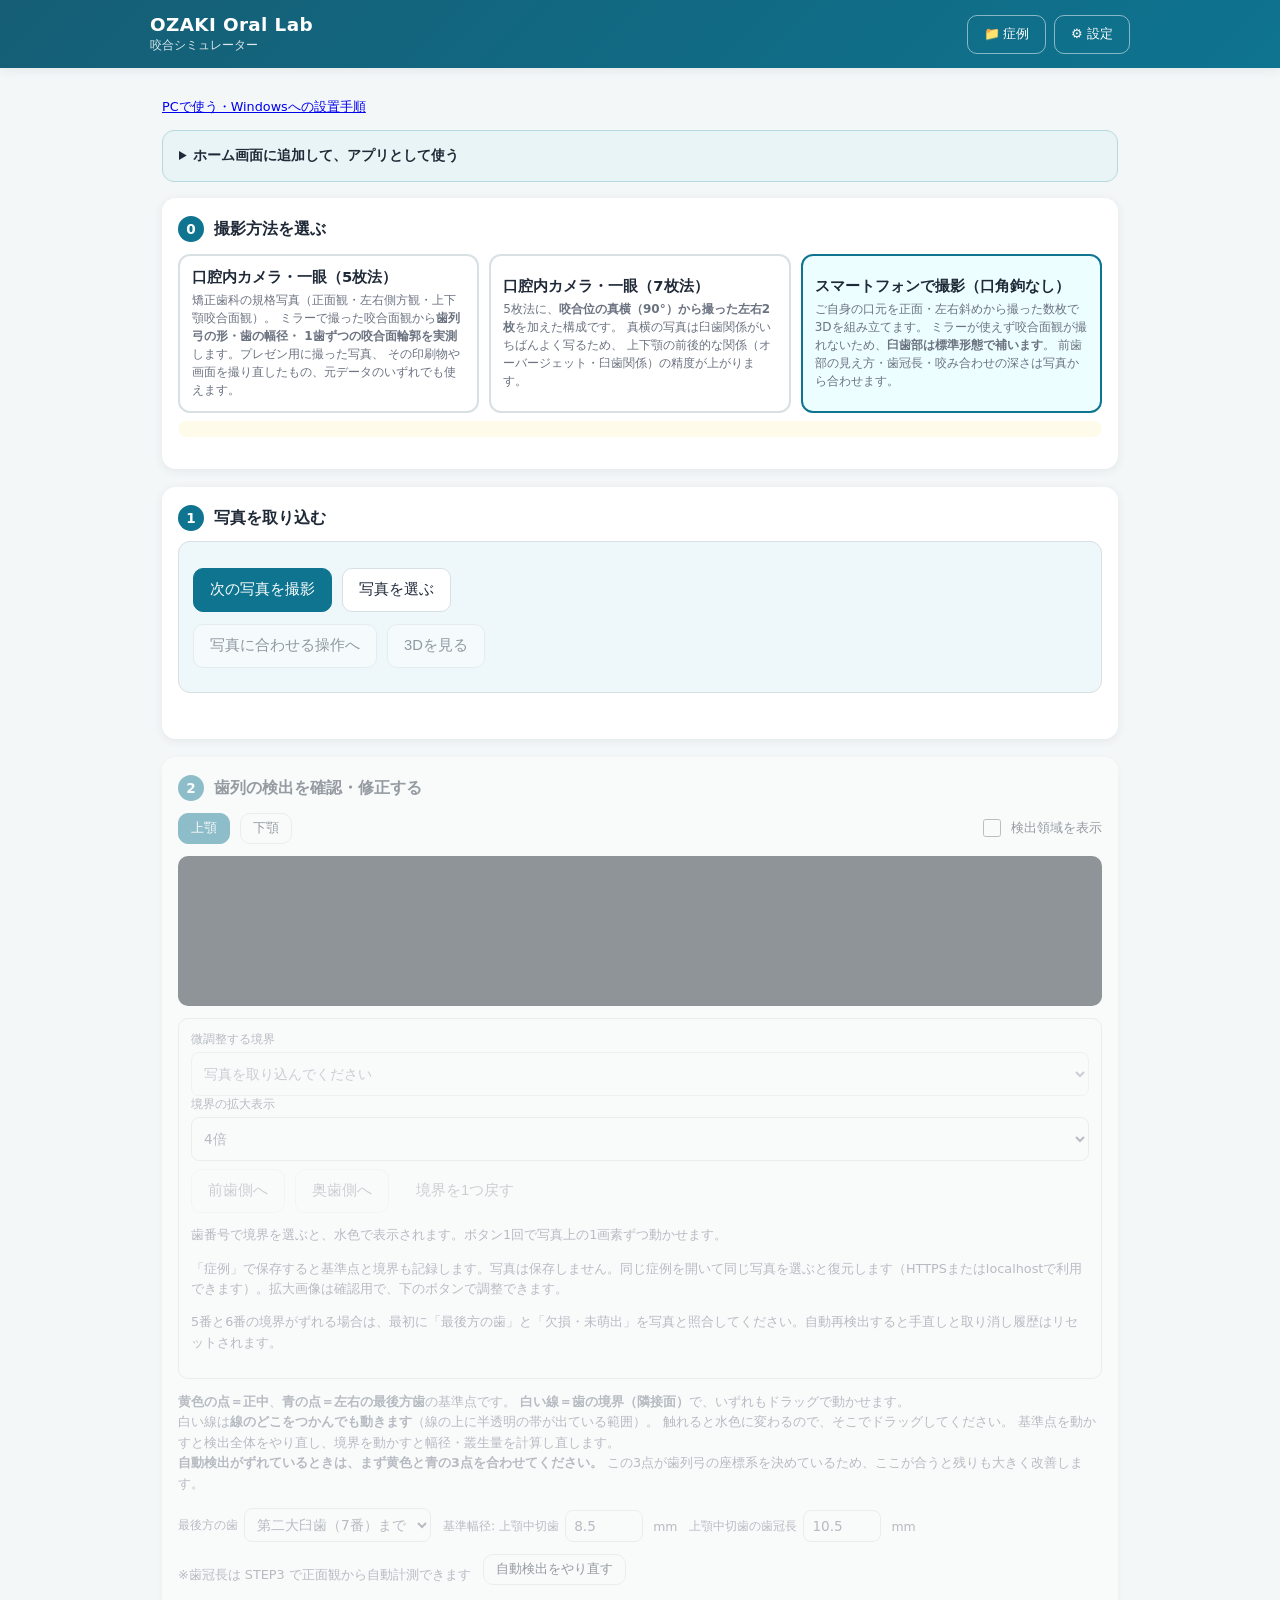
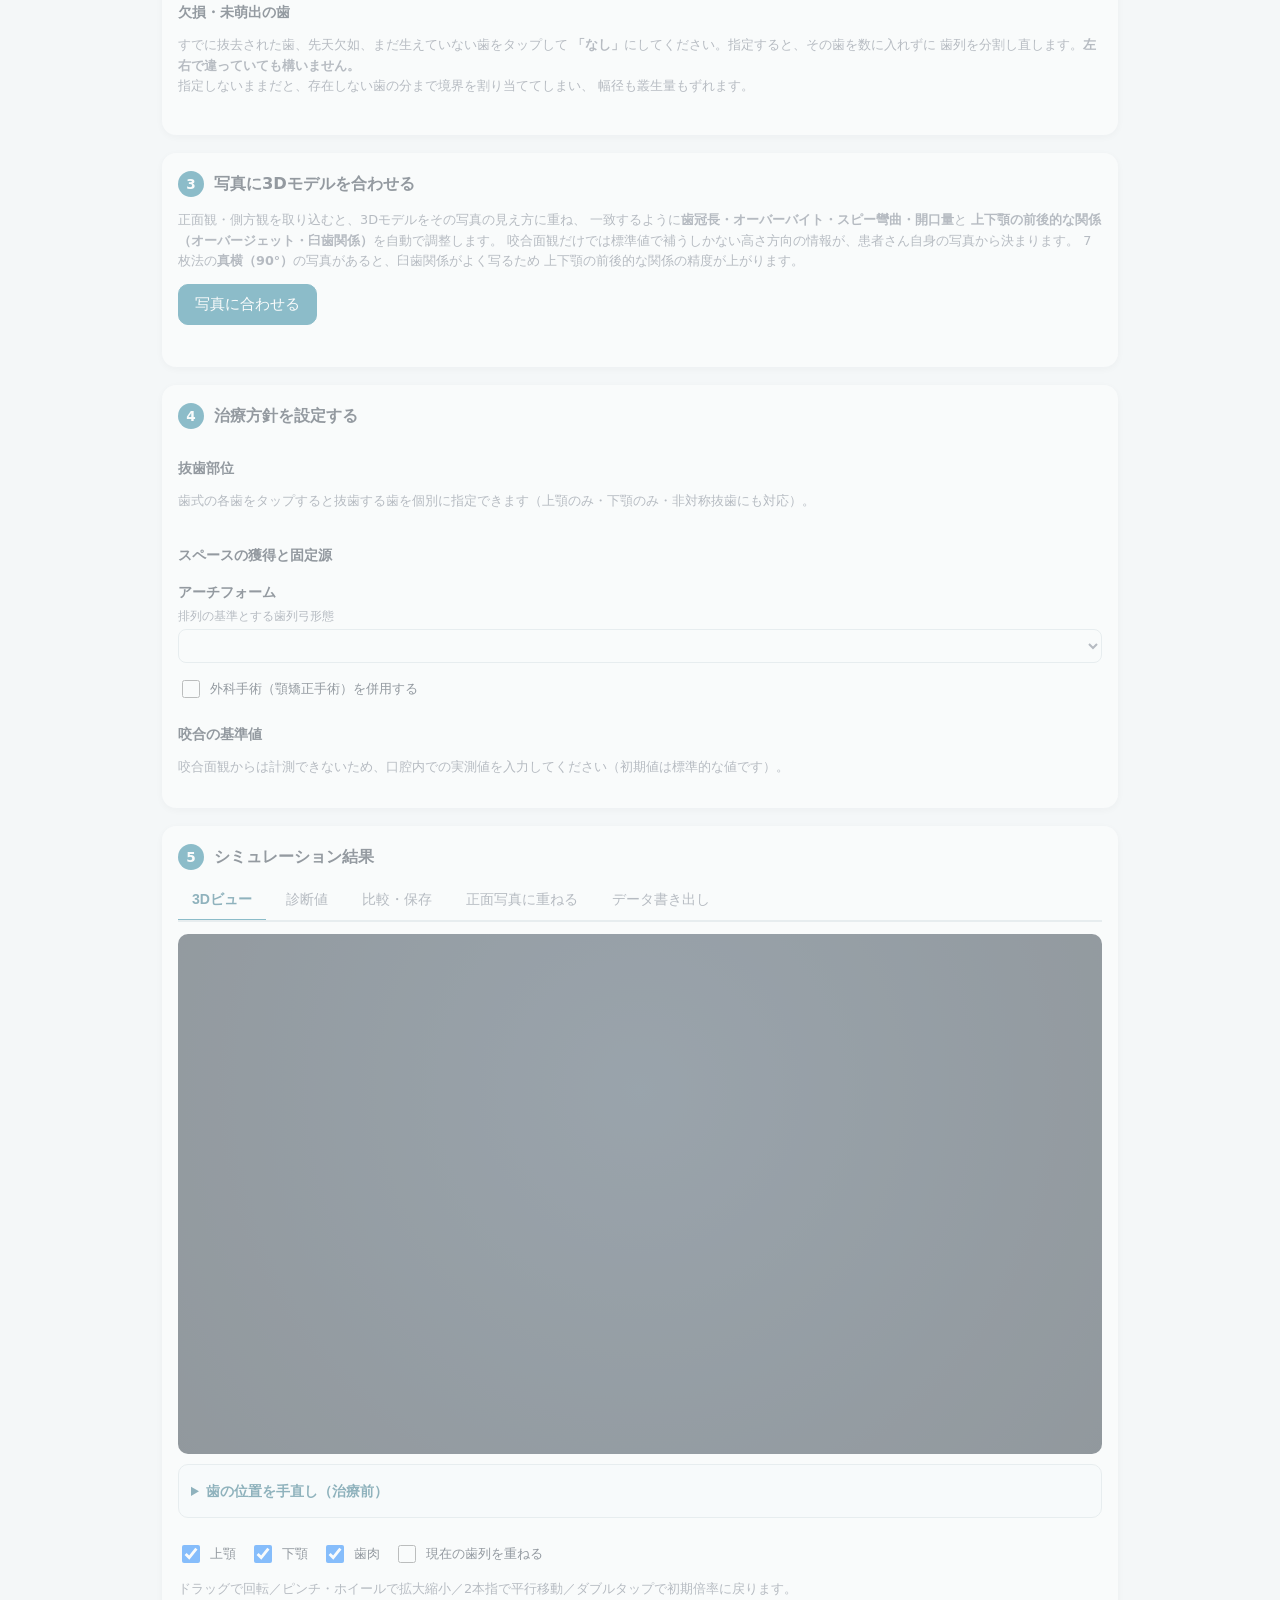
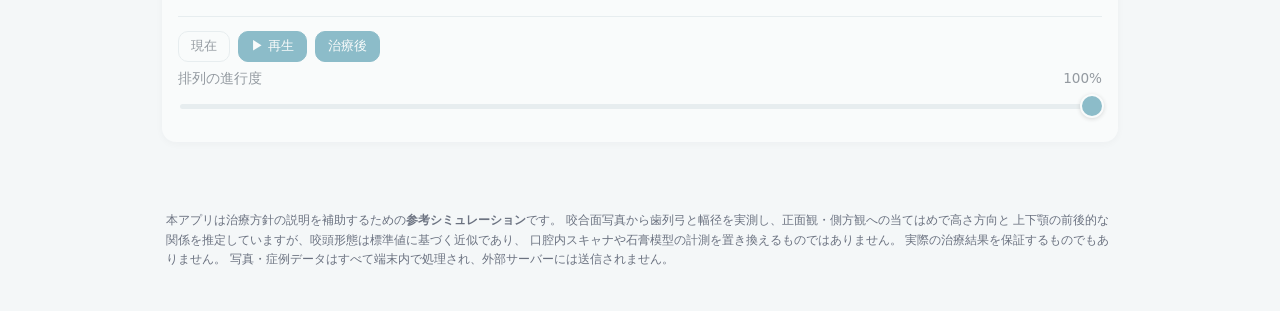
<file: index.html>
<!doctype html><html lang="ja"><meta charset="utf-8"><meta name="robots" content="noindex,nofollow"><meta http-equiv="refresh" content="0;url=./oral-simulator/"><title>OZAKI Oral Lab | 咬合シミュレーター</title><a href="./oral-simulator/">咬合シミュレーターを開く</a></html>
</file>
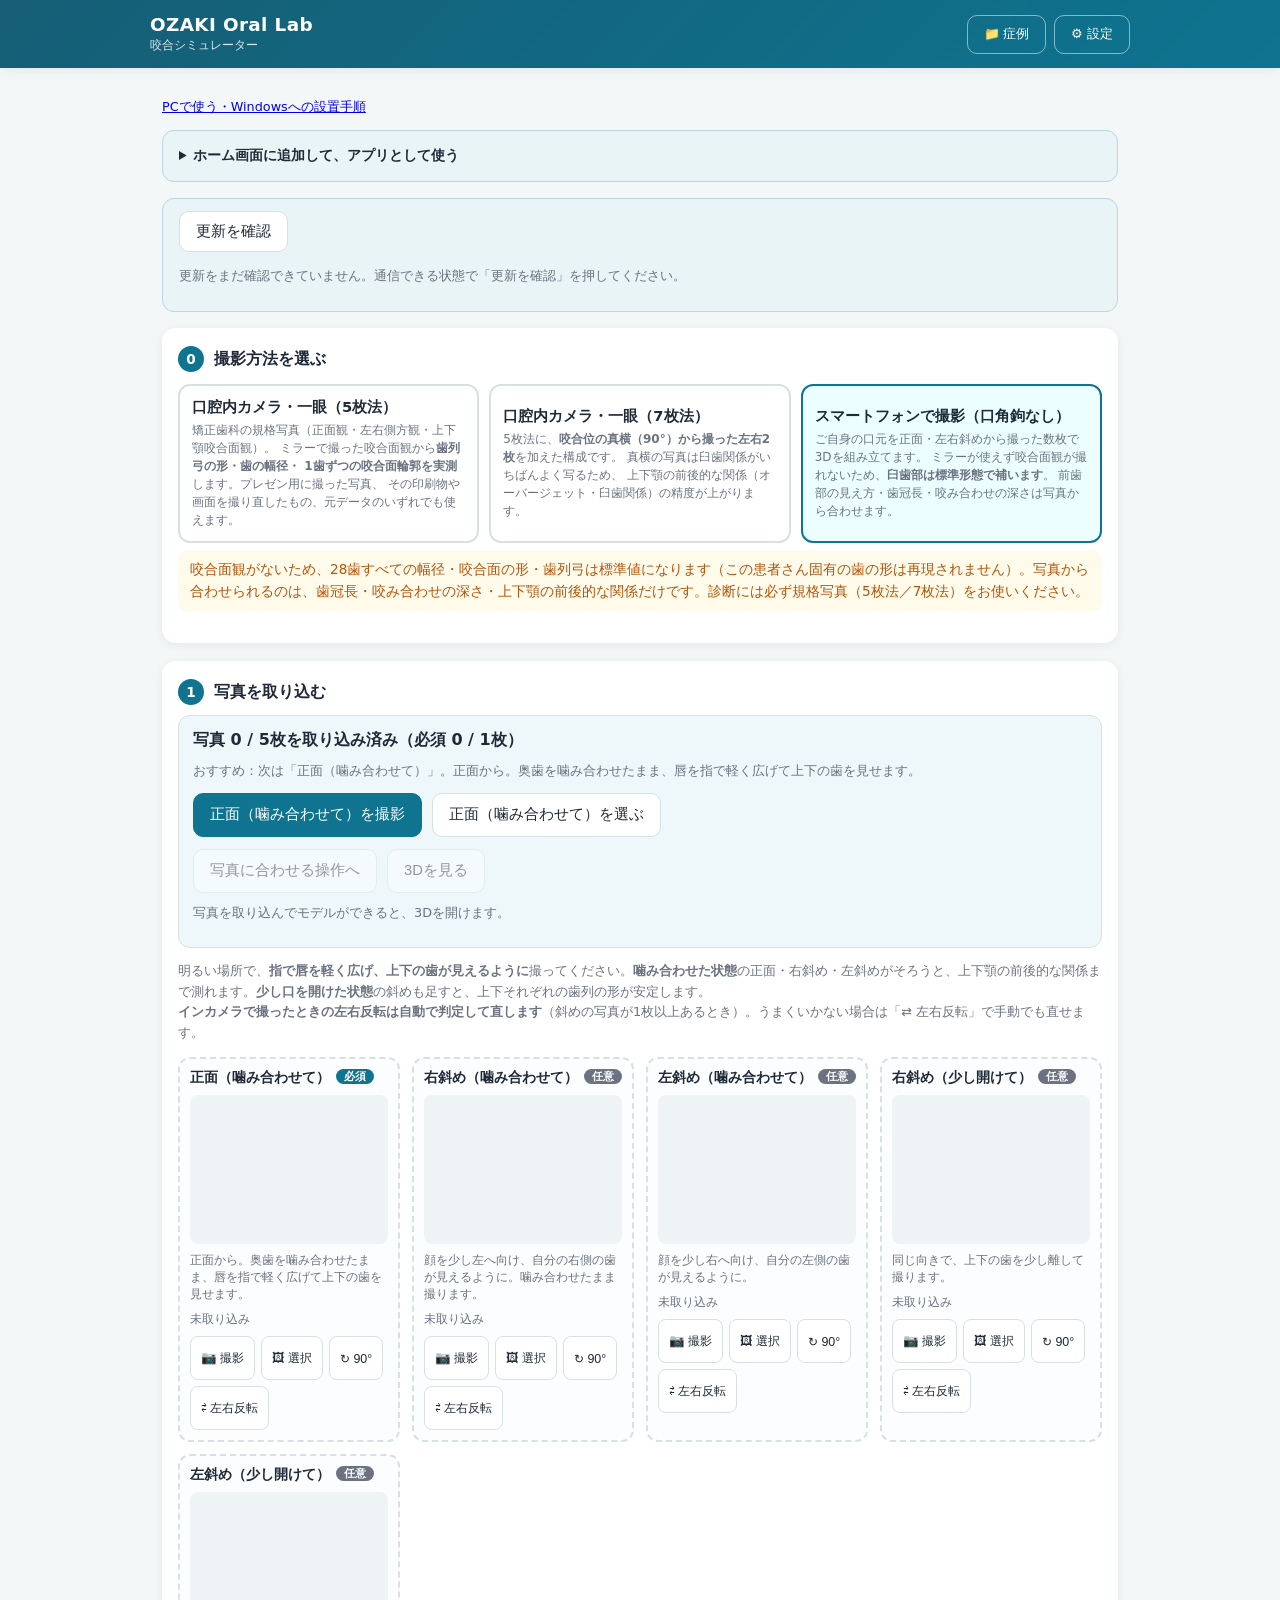
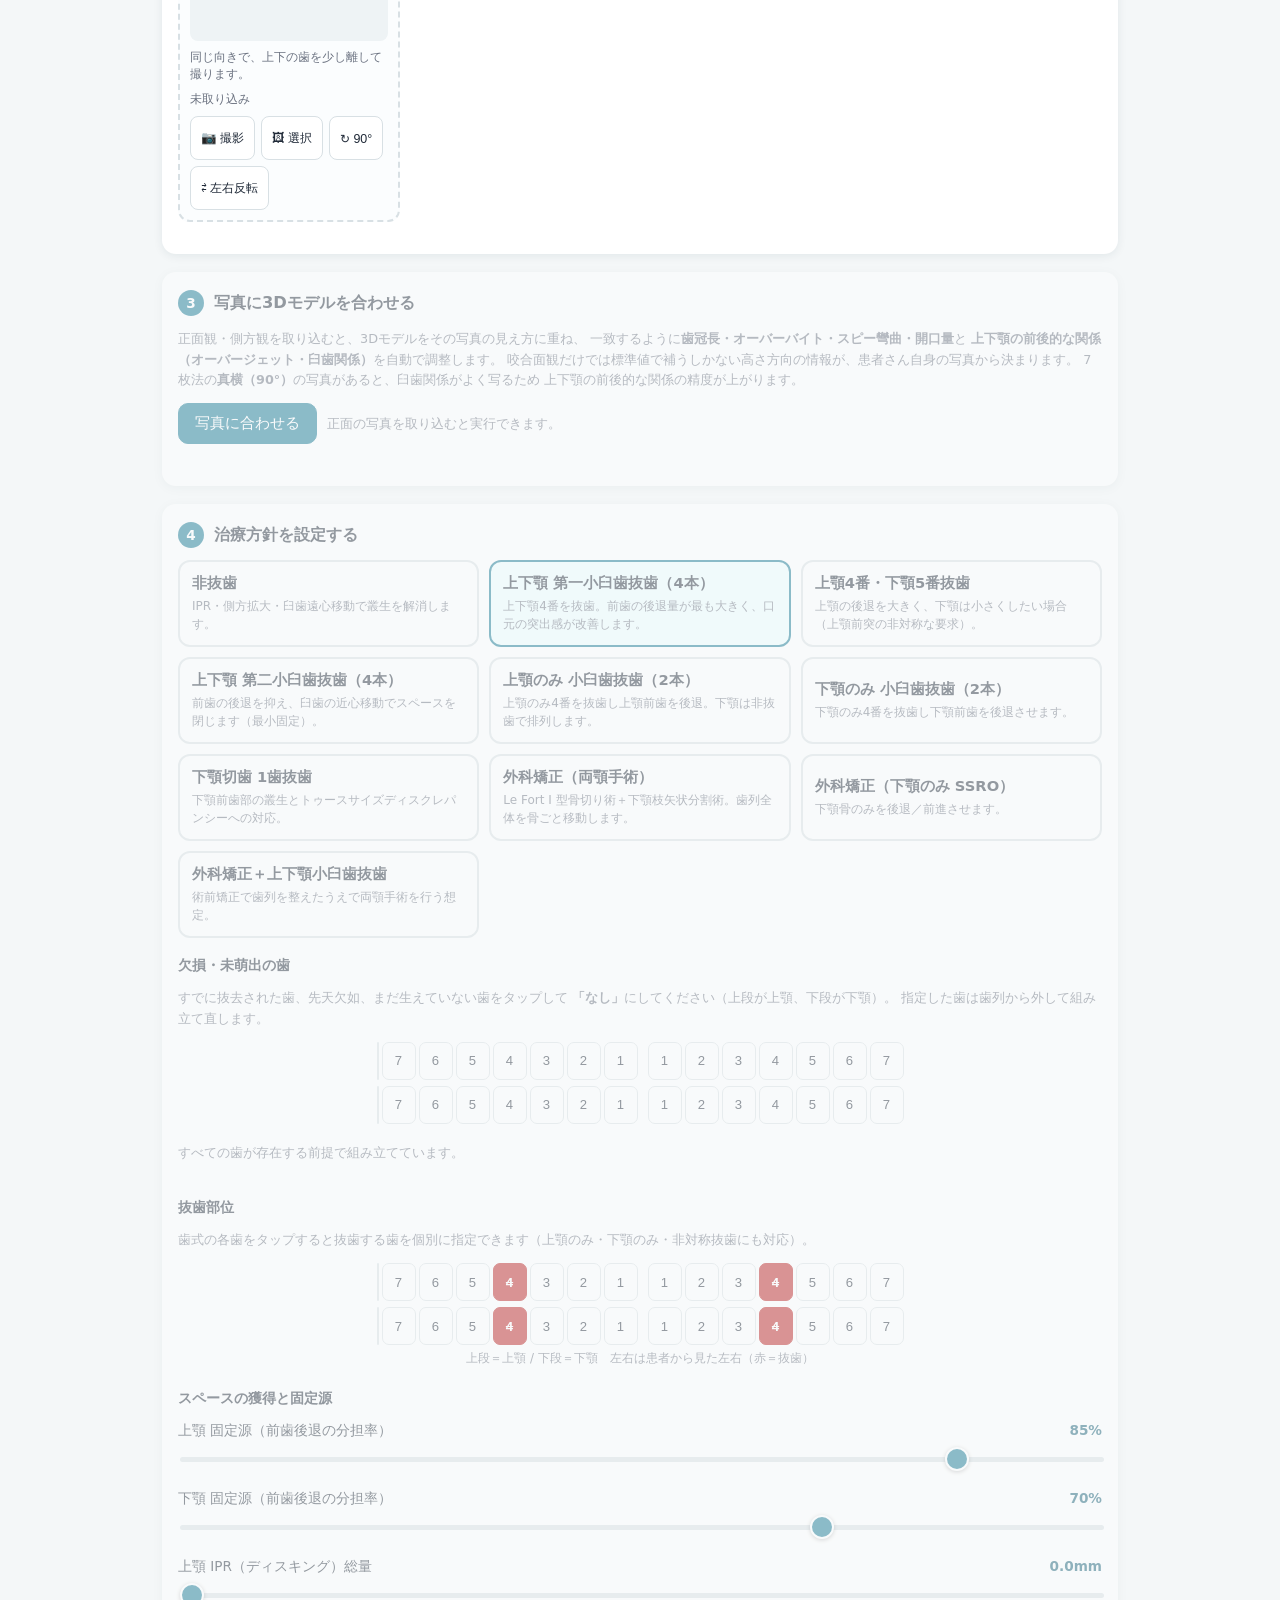
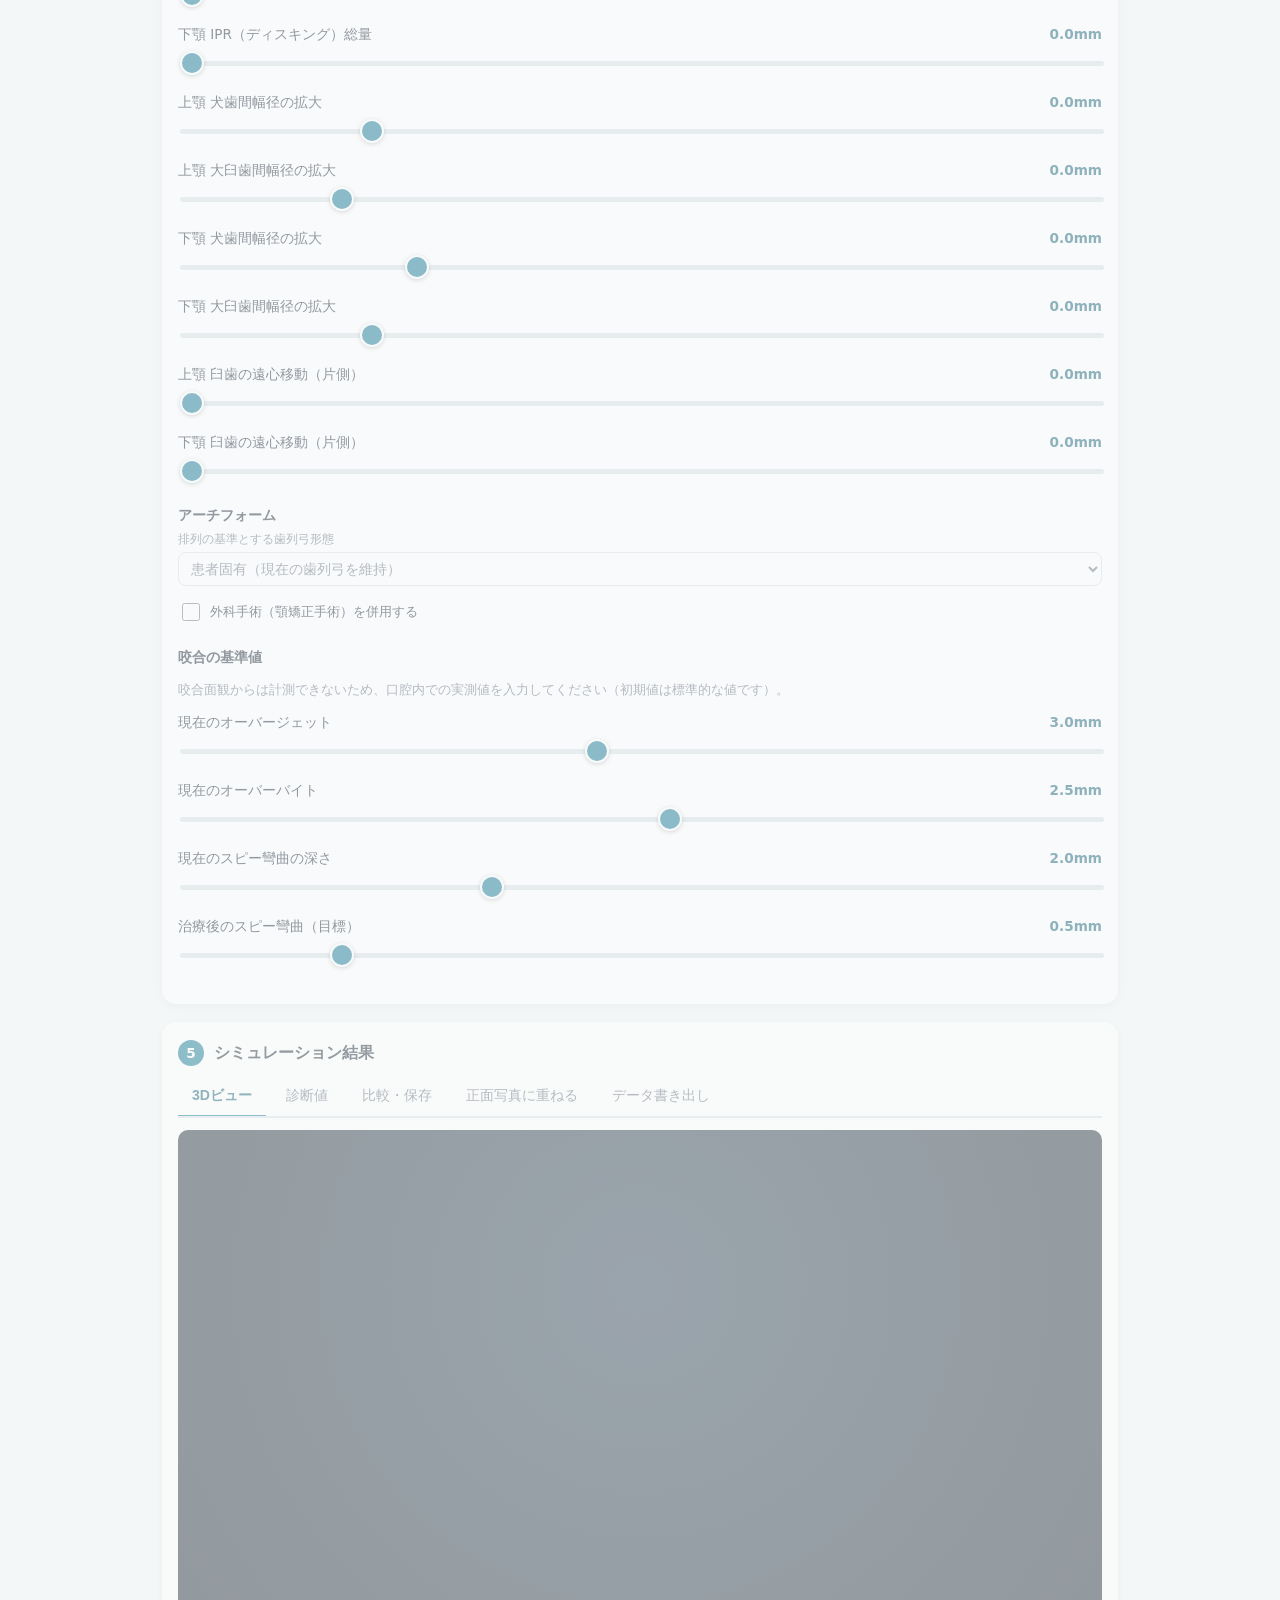
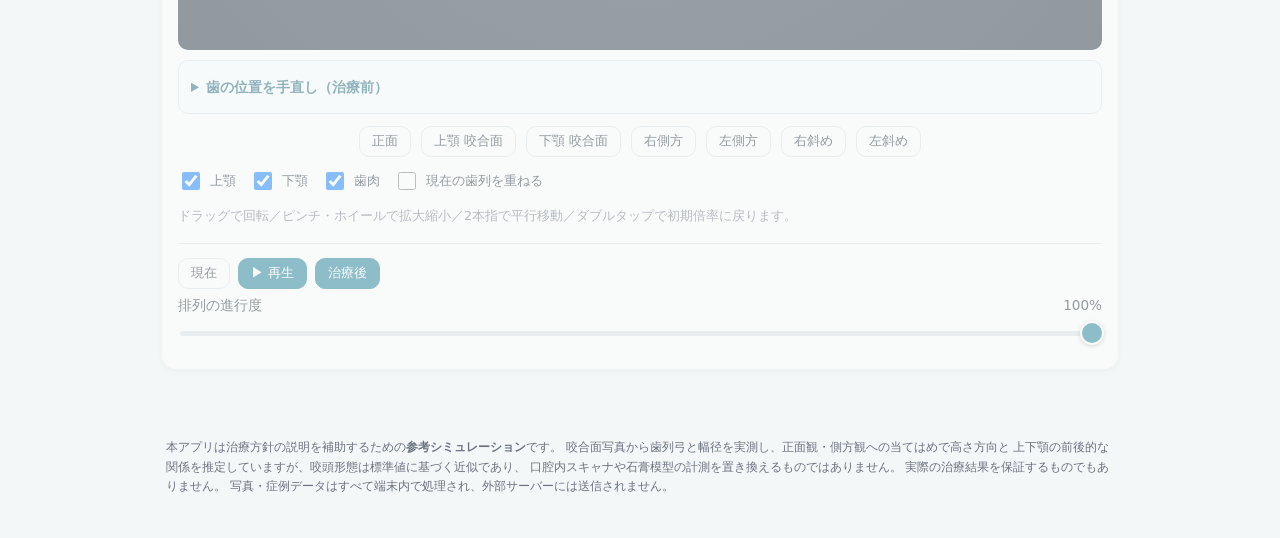
<file: oral-simulator/index.html>
<!DOCTYPE html>
<html lang="ja">
<head>
<meta charset="UTF-8">
<meta name="viewport" content="width=device-width, initial-scale=1.0, viewport-fit=cover">
<title>OZAKI Oral Lab | 咬合シミュレーター</title>
<meta name="description" content="口腔内写真から歯列の3Dモデルを作り、抜歯・非抜歯・外科手術など治療方針ごとの排列をシミュレーションします。">
<meta name="theme-color" content="#155e75">
<meta name="apple-mobile-web-app-capable" content="yes">
<meta name="apple-mobile-web-app-status-bar-style" content="default">
<meta name="apple-mobile-web-app-title" content="OZAKI Oral Lab">
<meta name="robots" content="noindex,nofollow">
<link rel="manifest" href="manifest.webmanifest">
<link rel="icon" href="icons/icon.svg" type="image/svg+xml">
<link rel="apple-touch-icon" href="icons/apple-touch-icon.png">
<link rel="stylesheet" href="../shared/css/base.css">
<link rel="stylesheet" href="css/style.css">
</head>
<body>
<header class="app-header">
  <div class="header-inner">
    <div>
      <h1>OZAKI Oral Lab</h1>
      <p class="clinic-name">咬合シミュレーター</p>
    </div>
    <div class="header-actions">
      <button id="btn-cases" class="btn btn-ghost" title="症例の保存・読み込み">📁 症例</button>
      <button id="btn-settings" class="btn btn-ghost" title="標準歯冠幅径などの設定">⚙ 設定</button>
    </div>
  </div>
</header>

<main>
    <p class="hint"><a href="local-setup.html" target="_blank" rel="noopener">PCで使う・Windowsへの設置手順</a></p>
  <details class="install-panel" id="install-help">
    <summary>ホーム画面に追加して、アプリとして使う</summary>
    <p>iPhone・iPad：Safariで開き、共有メニュー →「ホーム画面に追加」→「追加」。「Webアプリとして開く」がある場合はオンにします。</p>
    <p>PC・Android：対応ブラウザのインストールボタンから追加できます。通常のブラウザでも利用できます。</p>
    <button type="button" id="install-app" class="btn btn-primary" hidden>アプリをインストール</button>
    <p class="hint">写真はこの端末内で処理します。症例の保存先は端末・ブラウザごとに別で、自動同期はされません。</p>
  </details>
  <div id="app-update" class="install-panel" role="status" hidden>
    新しい版があります。症例を保存してから更新してください。写真は選び直しが必要です。
    <button type="button" id="update-app" class="btn">保存後に更新する</button>
  </div>
  <!-- STEP 0: 撮影方法の選択 -->
  <section class="card" id="step-mode">
    <h2><span class="step-no">0</span>撮影方法を選ぶ</h2>
    <div class="treatment-cards" id="mode-cards">
      <button type="button" class="treatment-card" data-capture="clinical">
        <span class="t-name">口腔内カメラ・一眼（5枚法）</span>
        <span class="t-desc">
          矯正歯科の規格写真（正面観・左右側方観・上下顎咬合面観）。
          ミラーで撮った咬合面観から<strong>歯列弓の形・歯の幅径・
          1歯ずつの咬合面輪郭を実測</strong>します。プレゼン用に撮った写真、
          その印刷物や画面を撮り直したもの、元データのいずれでも使えます。
        </span>
      </button>
      <button type="button" class="treatment-card" data-capture="clinical7">
        <span class="t-name">口腔内カメラ・一眼（7枚法）</span>
        <span class="t-desc">
          5枚法に、<strong>咬合位の真横（90°）から撮った左右2枚</strong>を加えた構成です。
          真横の写真は臼歯関係がいちばんよく写るため、
          上下顎の前後的な関係（オーバージェット・臼歯関係）の精度が上がります。
        </span>
      </button>
      <button type="button" class="treatment-card is-selected" data-capture="phone">
        <span class="t-name">スマートフォンで撮影（口角鉤なし）</span>
        <span class="t-desc">
          ご自身の口元を正面・左右斜めから撮った数枚で3Dを組み立てます。
          ミラーが使えず咬合面観が撮れないため、<strong>臼歯部は標準形態で補います</strong>。
          前歯部の見え方・歯冠長・咬み合わせの深さは写真から合わせます。
        </span>
      </button>
    </div>
    <p id="mode-note" class="status warn"></p>
  </section>

  <!-- STEP 1: 写真取り込み -->
  <section class="card" id="step-photo">
    <h2><span class="step-no">1</span>写真を取り込む</h2>
    <div id="capture-guide" class="capture-guide" aria-label="撮影の進み具合と次の操作">
      <p id="capture-progress" role="status" aria-live="polite"></p>
      <p id="capture-next" class="hint"></p>
      <div class="btn-row">
        <button type="button" id="guide-camera" class="btn btn-primary">次の写真を撮影</button>
        <button type="button" id="guide-file" class="btn">写真を選ぶ</button>
      </div>
      <div class="btn-row">
        <button type="button" id="guide-detect" class="btn" hidden>歯の区切りを確認</button>
        <button type="button" id="guide-fit" class="btn" disabled>写真に合わせる操作へ</button>
        <button type="button" id="guide-3d" class="btn" disabled>3Dを見る</button>
      </div>
      <p id="capture-model-note" class="hint"></p>
    </div>
    <p class="hint" id="photo-hint"></p>
    <div class="photo-slots" id="photo-slots"></div>

    <input id="device-camera-input" type="file" accept="image/*" hidden>
    <div id="camera-area" hidden>
      <video id="camera-video" class="camera-video" autoplay playsinline muted></video>
      <div class="btn-row">
        <button id="btn-shutter" class="btn btn-primary">シャッター</button>
        <button id="btn-switch-cam" class="btn">前後カメラ切替</button>
        <button id="btn-cancel-cam" class="btn btn-ghost">キャンセル</button>
      </div>
      <p class="hint">撮影対象: <span id="camera-target"></span></p>
    </div>
    <p id="photo-status" class="status" hidden></p>
  </section>

  <!-- STEP 2: 歯列の検出 -->
  <section class="card is-disabled" id="step-detect">
    <h2><span class="step-no">2</span>歯列の検出を確認・修正する</h2>
    <p class="hint" id="detect-mode-note" hidden></p>
    <div class="arch-switch btn-row">
      <button class="btn btn-sm is-active" data-arch="upper">上顎</button>
      <button class="btn btn-sm" data-arch="lower">下顎</button>
      <span class="spacer"></span>
      <label class="check-row"><input type="checkbox" id="chk-mask"> 検出領域を表示</label>
    </div>
    <div class="editor-wrap">
      <canvas id="editor-canvas"></canvas>
    </div>
    <div class="boundary-controls">
      <label class="field"><span>微調整する境界</span><select id="boundary-select" disabled><option value="">写真を取り込んでください</option></select></label>
      <label class="field"><span>境界の拡大表示</span><select id="boundary-zoom"><option value="2">2倍</option><option value="4" selected>4倍</option><option value="6">6倍</option></select></label>
      <canvas id="boundary-detail" width="900" height="360" aria-label="選択した歯の境界の拡大表示" hidden></canvas>
      <div class="btn-row">
        <button id="boundary-in" class="btn" disabled>前歯側へ</button>
        <button id="boundary-out" class="btn" disabled>奥歯側へ</button>
        <button id="boundary-undo" class="btn btn-ghost" disabled>境界を1つ戻す</button>
      </div>
      <p id="boundary-status" class="hint" role="status">歯番号で境界を選ぶと、水色で表示されます。ボタン1回で写真上の1画素ずつ動かせます。</p>
      <p class="hint">「症例」で保存すると基準点と境界も記録します。写真は保存しません。同じ症例を開いて同じ写真を選ぶと復元します（HTTPSまたはlocalhostで利用できます）。拡大画像は確認用で、下のボタンで調整できます。</p>
      <p class="hint">5番と6番の境界がずれる場合は、最初に「最後方の歯」と「欠損・未萌出」を写真と照合してください。自動再検出すると手直しと取り消し履歴はリセットされます。</p>
    </div>
    <p class="hint">
      <strong>黄色の点＝正中</strong>、<strong>青の点＝左右の最後方歯</strong>の基準点です。
      <strong>白い線＝歯の境界（隣接面）</strong>で、いずれもドラッグで動かせます。<br>
      白い線は<strong>線のどこをつかんでも動きます</strong>（線の上に半透明の帯が出ている範囲）。
      触れると水色に変わるので、そこでドラッグしてください。
      基準点を動かすと検出全体をやり直し、境界を動かすと幅径・叢生量を計算し直します。<br>
      <strong>自動検出がずれているときは、まず黄色と青の3点を合わせてください。</strong>
      この3点が歯列弓の座標系を決めているため、ここが合うと残りも大きく改善します。
    </p>
    <div class="detect-controls">
      <label class="field">
        <span>最後方の歯</span>
        <select id="sel-last-tooth">
          <option value="7">第二大臼歯（7番）まで</option>
          <option value="6">第一大臼歯（6番）まで</option>
          <option value="5">第二小臼歯（5番）まで</option>
          <option value="8">第三大臼歯（8番）まで</option>
        </select>
      </label>
      <label class="field">
        <span>基準幅径: 上顎中切歯</span>
        <input type="number" id="in-central-md" step="0.1" min="6" max="12" value="8.5"><span class="unit">mm</span>
      </label>
      <label class="field">
        <span>上顎中切歯の歯冠長</span>
        <input type="number" id="in-central-height" step="0.1" min="6" max="15" value="10.5"><span class="unit">mm</span>
      </label>
      <span class="hint">※歯冠長は STEP3 で正面観から自動計測できます</span>
      <button id="btn-redetect" class="btn btn-sm">自動検出をやり直す</button>
    </div>

    <h3>欠損・未萌出の歯</h3>
    <p class="hint">
      すでに抜去された歯、先天欠如、まだ生えていない歯をタップして
      <strong>「なし」</strong>にしてください。指定すると、その歯を数に入れずに
      歯列を分割し直します。<strong>左右で違っていても構いません。</strong><br>
      指定しないままだと、存在しない歯の分まで境界を割り当ててしまい、
      幅径も叢生量もずれます。
    </p>
    <div id="absent-chart" class="dentition-chart"></div>
    <p id="detect-status" class="status" hidden></p>
  </section>

  <!-- STEP 3: 多視点フィッティング -->
  <section class="card is-disabled" id="step-fit">
    <h2><span class="step-no">3</span>写真に3Dモデルを合わせる</h2>
    <p class="hint">
      正面観・側方観を取り込むと、3Dモデルをその写真の見え方に重ね、
      一致するように<strong>歯冠長・オーバーバイト・スピー彎曲・開口量</strong>と
      <strong>上下顎の前後的な関係（オーバージェット・臼歯関係）</strong>を自動で調整します。
      咬合面観だけでは標準値で補うしかない高さ方向の情報が、患者さん自身の写真から決まります。
      7枚法の<strong>真横（90°）</strong>の写真があると、臼歯関係がよく写るため
      上下顎の前後的な関係の精度が上がります。
    </p>
    <div class="btn-row">
      <button id="btn-fit" class="btn btn-primary">写真に合わせる</button>
      <span id="fit-quality" class="hint"></span>
    </div>
    <div id="fit-views" class="fit-views"></div>
    <div id="fit-result"></div>
    <p id="fit-status" class="status" hidden></p>
  </section>

  <!-- STEP 4: 治療方針 -->
  <section class="card is-disabled" id="step-plan">
    <h2><span class="step-no">4</span>治療方針を設定する</h2>
    <div id="plan-cards" class="treatment-cards"></div>

    <div id="absent-block-phone" hidden>
      <h3>欠損・未萌出の歯</h3>
      <p class="hint">
        すでに抜去された歯、先天欠如、まだ生えていない歯をタップして
        <strong>「なし」</strong>にしてください（上段が上顎、下段が下顎）。
        指定した歯は歯列から外して組み立て直します。
      </p>
      <div id="absent-chart-phone" class="dentition-chart"></div>
    </div>

    <h3>抜歯部位</h3>
    <p class="hint">歯式の各歯をタップすると抜歯する歯を個別に指定できます（上顎のみ・下顎のみ・非対称抜歯にも対応）。</p>
    <div id="dentition-chart" class="dentition-chart"></div>

    <h3>スペースの獲得と固定源</h3>
    <div id="space-params" class="param-panel"></div>

    <h3>アーチフォーム</h3>
    <label class="field">
      <span>排列の基準とする歯列弓形態</span>
      <select id="sel-arch-form"></select>
    </label>

    <label class="check-row toggle-line">
      <input type="checkbox" id="chk-surgery"> 外科手術（顎矯正手術）を併用する
    </label>
    <div id="surgery-params" class="param-panel" hidden></div>

    <h3>咬合の基準値</h3>
    <p class="hint">咬合面観からは計測できないため、口腔内での実測値を入力してください（初期値は標準的な値です）。</p>
    <div id="occlusion-params" class="param-panel"></div>
  </section>

  <!-- STEP 4: 結果 -->
  <section class="card is-disabled" id="step-result">
    <h2><span class="step-no">5</span>シミュレーション結果</h2>

    <div class="tabs" id="result-tabs">
      <button class="tab is-active" data-tab="tab-3d">3Dビュー</button>
      <button class="tab" data-tab="tab-numbers">診断値</button>
      <button class="tab" data-tab="tab-compare">比較・保存</button>
      <button class="tab" data-tab="tab-overlay">正面写真に重ねる</button>
      <button class="tab" data-tab="tab-export">データ書き出し</button>
    </div>

    <div id="tab-3d" class="tab-body">
      <div id="viewer3d" class="viewer3d"><span id="ta-badge" class="ta-badge" hidden></span></div>
      <!-- 歯ごとの手直し（写真の計測がずれた歯の治療前の位置を直す）。操作は js/tooth-adjust.js -->
      <details id="tooth-adjust" class="tooth-adjust">
        <summary>歯の位置を手直し（治療前）<span id="ta-summary" class="ta-summary"></span></summary>
        <select id="ta-select" class="ta-select" aria-label="手直しする歯"></select>
        <p id="ta-hint" class="hint ta-hint" aria-live="polite"></p>
        <div id="ta-panel" class="ta-panel" hidden>
          <div class="ta-head">
            <strong id="ta-label" class="ta-label"></strong>
            <span id="ta-name" class="ta-name"></span>
            <button type="button" id="ta-close" class="btn btn-sm btn-ghost ta-close">選択を解除</button>
          </div>
          <div class="ta-grid">
            <button type="button" class="btn ta-btn" data-adj="labial" data-dir="-1"><span class="ta-main">舌側へ</span><span class="ta-sub">0.5mm</span></button>
            <output id="ta-val-labial" class="ta-val">±0</output>
            <button type="button" class="btn ta-btn" data-adj="labial" data-dir="1"><span class="ta-main">唇側へ</span><span class="ta-sub">0.5mm</span></button>
            <button type="button" class="btn ta-btn" data-adj="distal" data-dir="-1"><span class="ta-main">近心へ</span><span class="ta-sub">0.5mm</span></button>
            <output id="ta-val-distal" class="ta-val">±0</output>
            <button type="button" class="btn ta-btn" data-adj="distal" data-dir="1"><span class="ta-main">遠心へ</span><span class="ta-sub">0.5mm</span></button>
            <button type="button" class="btn ta-btn" data-adj="rotate" data-dir="-1"><span class="ta-main">捻転 −5°</span><span class="ta-sub">近心を唇側へ</span></button>
            <output id="ta-val-rotate" class="ta-val">±0</output>
            <button type="button" class="btn ta-btn" data-adj="rotate" data-dir="1"><span class="ta-main">捻転 +5°</span><span class="ta-sub">遠心を唇側へ</span></button>
            <button type="button" class="btn ta-btn" data-adj="extrude" data-dir="-1"><span class="ta-main">圧下</span><span class="ta-sub">0.5mm</span></button>
            <output id="ta-val-extrude" class="ta-val">±0</output>
            <button type="button" class="btn ta-btn" data-adj="extrude" data-dir="1"><span class="ta-main">挺出</span><span class="ta-sub">0.5mm</span></button>
          </div>
        </div>
        <div class="btn-row ta-actions">
          <button type="button" id="ta-reset-tooth" class="btn" hidden>この歯を元に戻す</button>
          <button type="button" id="ta-reset-all" class="btn ta-reset-all">すべて元に戻す</button>
        </div>
        <p class="hint ta-note">操作すると「現在」（治療前）の表示に切り替わります。手直しは症例に保存され、同じ写真を取り込んだときだけ復元されます。</p>
      </details>
      <div class="btn-row view-presets" id="view-presets"></div>
      <div class="btn-row display-toggles">
        <label class="check-row"><input type="checkbox" id="chk-show-upper" checked> 上顎</label>
        <label class="check-row"><input type="checkbox" id="chk-show-lower" checked> 下顎</label>
        <label class="check-row"><input type="checkbox" id="chk-show-gingiva" checked> 歯肉</label>
        <label class="check-row"><input type="checkbox" id="chk-show-ghost"> 現在の歯列を重ねる</label>
      </div>
      <p class="hint">ドラッグで回転／ピンチ・ホイールで拡大縮小／2本指で平行移動／ダブルタップで初期倍率に戻ります。</p>
    </div>

    <div id="tab-numbers" class="tab-body" hidden>
      <div id="report-sections"></div>
      <h3>歯ごとの計測値</h3>
      <div class="table-scroll"><div id="tooth-table"></div></div>
    </div>

    <div id="tab-compare" class="tab-body" hidden>
      <div class="btn-row">
        <label class="field">
          <span>比較に使う視点</span>
          <select id="sel-compare-view"></select>
        </label>
        <button id="btn-render-compare" class="btn btn-sm">比較画像を作り直す</button>
      </div>
      <canvas id="compare-canvas" class="result-canvas"></canvas>
      <div class="btn-row">
        <button id="btn-export-png" class="btn btn-primary">比較画像を保存（PNG）</button>
      </div>
      <div id="frontal-ref" hidden>
        <h3>参考: 正面観（撮影時）</h3>
        <canvas id="frontal-canvas" class="result-canvas"></canvas>
      </div>
    </div>

    <div id="tab-overlay" class="tab-body" hidden>
      <p class="hint">
        正面の口腔内写真に、シミュレーション後の歯列を重ねて表示します。
        STEP3 でフィッティング済みの場合は写真の見え方に自動で合いますが、
        必要ならスライダーで微調整できます。
      </p>
      <div class="overlay-wrap">
        <canvas id="overlay-canvas" class="result-canvas"></canvas>
      </div>
      <div id="overlay-params" class="param-panel"></div>
      <p id="overlay-status" class="status" hidden></p>
    </div>

    <div id="tab-export" class="tab-body" hidden>
      <h3>STL（3Dデータ）</h3>
      <p class="hint">
        口腔内スキャナと同じ形式のバイナリ STL（単位 mm・歯冠と歯肉のサーフェス）です。
        セットアップ模型の3Dプリント、CAD/CAM、他の矯正用ソフトへの取り込みに利用できます。
      </p>
      <div class="btn-row" id="stl-buttons"></div>
      <h3>計測値</h3>
      <div class="btn-row">
        <button id="btn-export-csv" class="btn">歯ごとの計測値を CSV で保存</button>
        <button id="btn-export-json" class="btn">診断値を JSON で保存</button>
      </div>
      <h3>顔貌シミュレーションとの連携</h3>
      <p class="hint">
        算出した前歯の移動量・手術移動量を症例データに書き出します。
        顔貌シミュレーションアプリで同じ症例IDを開くと、口元の変化の予測に反映できます。
      </p>
      <div class="btn-row">
        <label class="field">
          <span>症例ID</span>
          <input type="text" id="in-case-id" placeholder="例: 2026-0417-TK">
        </label>
        <button id="btn-publish-link" class="btn btn-primary">症例に保存して連携する</button>
      </div>
      <p id="export-status" class="status" hidden></p>
    </div>

    <div class="morph-control">
      <div class="ab-buttons">
        <button id="btn-before" class="btn btn-sm">現在</button>
        <button id="btn-play" class="btn btn-sm btn-primary" title="抜歯した歯が歯肉に沈み、歯が並んでいく流れを再生します">▶ 再生</button>
        <button id="btn-after" class="btn btn-sm is-active">治療後</button>
      </div>
      <label>排列の進行度 <span id="morph-value">100%</span></label>
      <input type="range" id="morph-slider" min="0" max="100" value="100">
    </div>
  </section>
</main>

<!-- 設定ダイアログ -->
<dialog id="settings-dialog">
  <h2>標準歯冠幅径の設定</h2>
  <p class="hint">
    歯の自動分割と各種推定に用いる標準値です。当院の集計値がある場合は書き換えてください。
    設定は端末内（localStorage）に保存されます。
  </p>
  <div class="table-scroll"><div id="norm-table"></div></div>
  <h3>CSV から取り込む</h3>
  <p class="hint">CSV 形式: <code>歯式,近遠心幅径mm</code>（例: <code>上1,8.6</code> / <code>下6,11.1</code>）。1行目はヘッダ。</p>
  <div class="btn-row">
    <button id="btn-norm-csv" class="btn btn-sm">CSVを読み込む</button>
    <input type="file" id="norm-csv-input" accept=".csv,text/csv" hidden>
    <a class="btn btn-ghost btn-sm" href="data/tooth-norms.csv" download>CSVテンプレート</a>
  </div>
  <div id="norm-csv-result" hidden></div>
  <div class="btn-row dialog-actions">
    <button id="btn-norm-reset" class="btn btn-ghost">初期値に戻す</button>
    <button id="btn-norm-save" class="btn btn-primary">保存して閉じる</button>
  </div>
</dialog>

<!-- 症例ダイアログ -->
<dialog id="cases-dialog">
  <h2>症例の保存・読み込み</h2>
  <p class="hint">
    症例は端末内（IndexedDB）にのみ保存され、外部サーバーへは送信されません。
    別のPC・ブラウザへは自動で移りません。移すときは下の「症例ファイルを書き出す」を使います。
    写真は保存しません。再開するときは症例を先に読み込み、保存時と同じ元写真を選んでください。
  </p>
  <div class="btn-row">
    <label class="field">
      <span>症例ID</span>
      <input type="text" id="in-case-id-dialog" maxlength="100" placeholder="例: 2026-0417-TK">
    </label>
    <button id="btn-case-save" class="btn btn-primary btn-sm">現在の内容を保存</button>
  </div>
    <p id="case-save-status" class="status" role="status" hidden></p>
  <div class="btn-row">
    <button type="button" id="btn-case-export" class="btn">症例ファイルを書き出す</button>
    <button type="button" id="btn-case-import" class="btn">症例ファイルを読み込む</button>
    <input id="case-import-input" type="file" accept=".json,application/json" hidden>
  </div>
  <p class="hint">写真を含まない専用のJSONファイルです。患者写真は元の院内フォルダに保管してください。ファイルを読み込むだけでは保存済みの症例を上書きしません。</p>
  <button type="button" id="btn-case-new" class="btn">別の患者さんで新しい症例を始める</button>
  <div id="case-new-options" hidden>
    <p class="hint">現在の写真・手直し・治療方針を画面からクリアします。保存済みの症例は残ります。</p>
    <div class="btn-row">
      <button type="button" id="btn-case-new-save" class="btn btn-primary">保存して新しい症例へ（おすすめ）</button>
      <button type="button" id="btn-case-new-discard" class="btn">保存せず新しい症例へ</button>
      <button type="button" id="btn-case-new-cancel" class="btn btn-ghost">戻る</button>
    </div>
  </div>
    <div id="case-list"></div>
  <div class="btn-row dialog-actions">
    <button id="btn-case-close" class="btn">閉じる</button>
  </div>
</dialog>

<footer class="app-footer">
  <p>
    本アプリは治療方針の説明を補助するための<strong>参考シミュレーション</strong>です。
    咬合面写真から歯列弓と幅径を実測し、正面観・側方観への当てはめで高さ方向と
    上下顎の前後的な関係を推定していますが、咬頭形態は標準値に基づく近似であり、
    口腔内スキャナや石膏模型の計測を置き換えるものではありません。
    実際の治療結果を保証するものでもありません。
    写真・症例データはすべて端末内で処理され、外部サーバーには送信されません。
  </p>
</footer>

<div id="loading-overlay" class="is-hidden">
  <div class="spinner"></div>
  <p id="loading-text">読み込んでいます…</p>
</div>

<script type="module" src="js/app.js"></script>
<script type="module" src="js/install.js"></script>
</body>
</html>
</file>
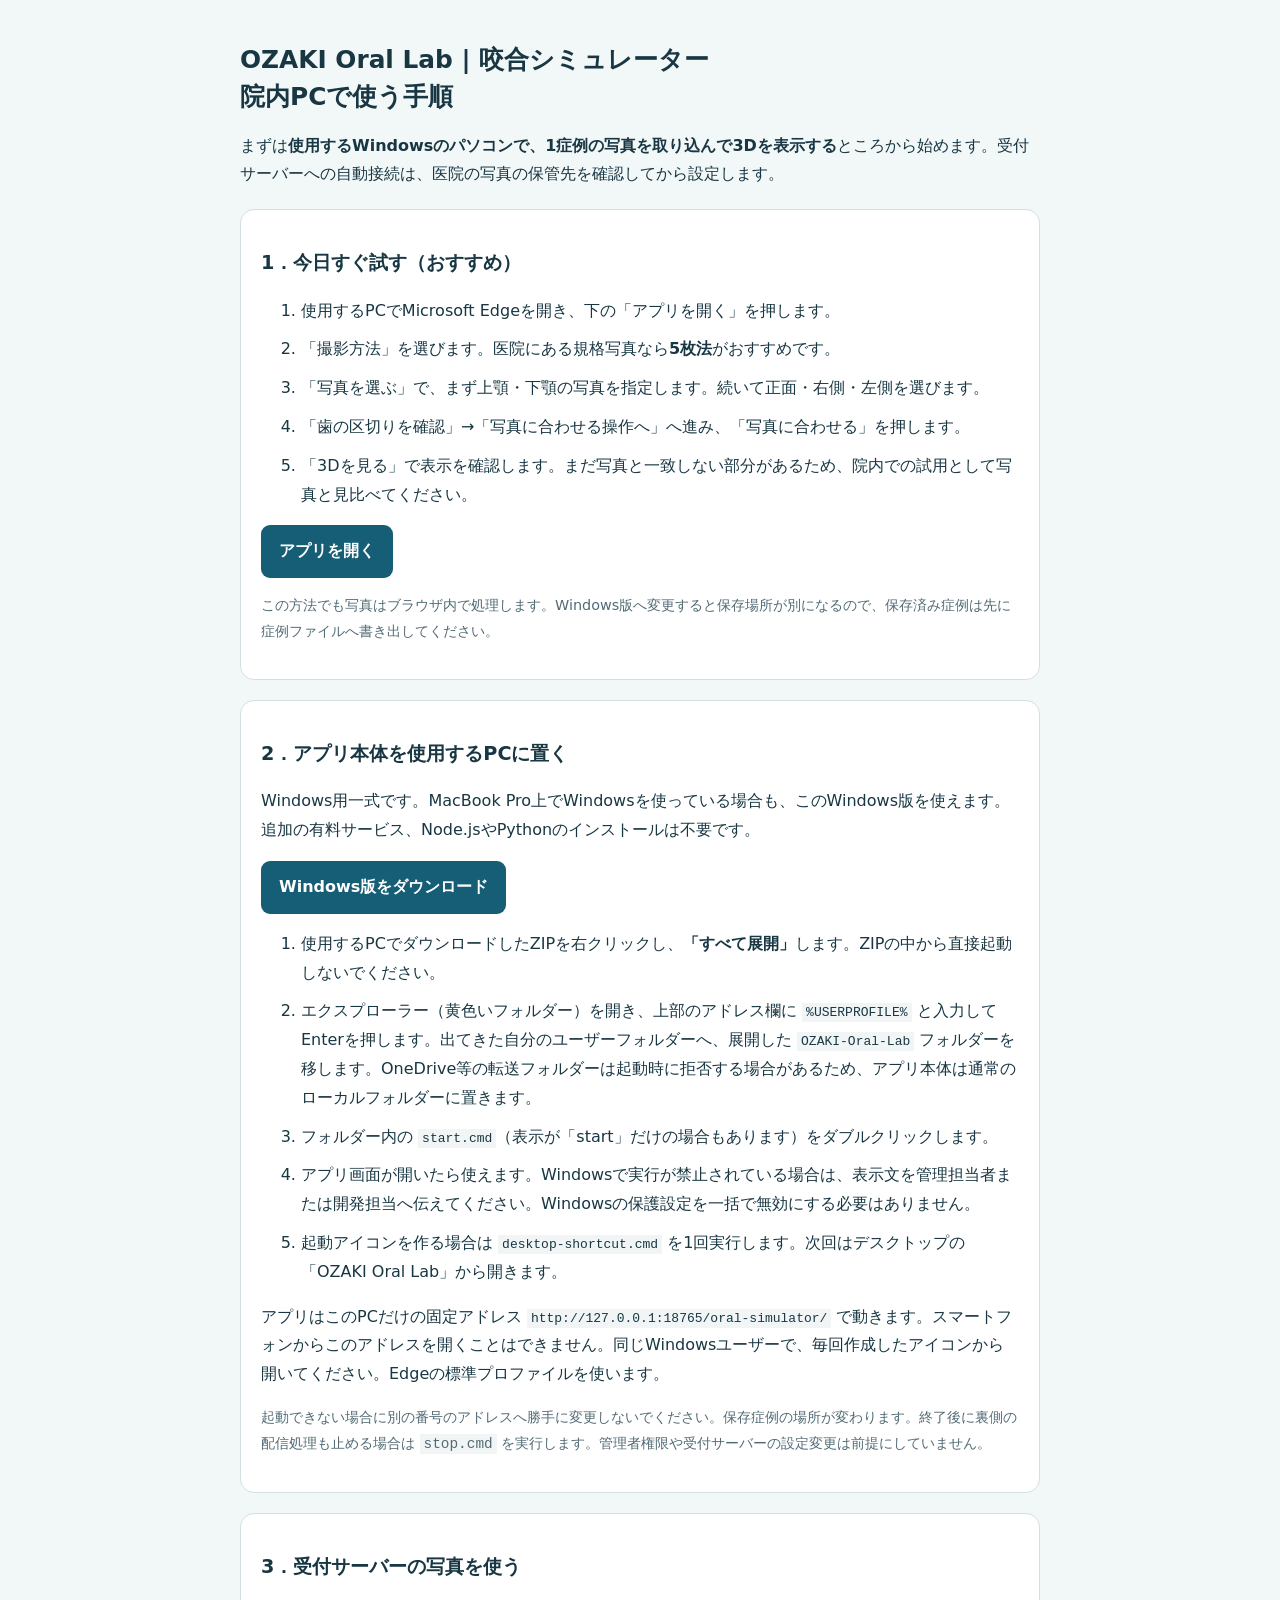
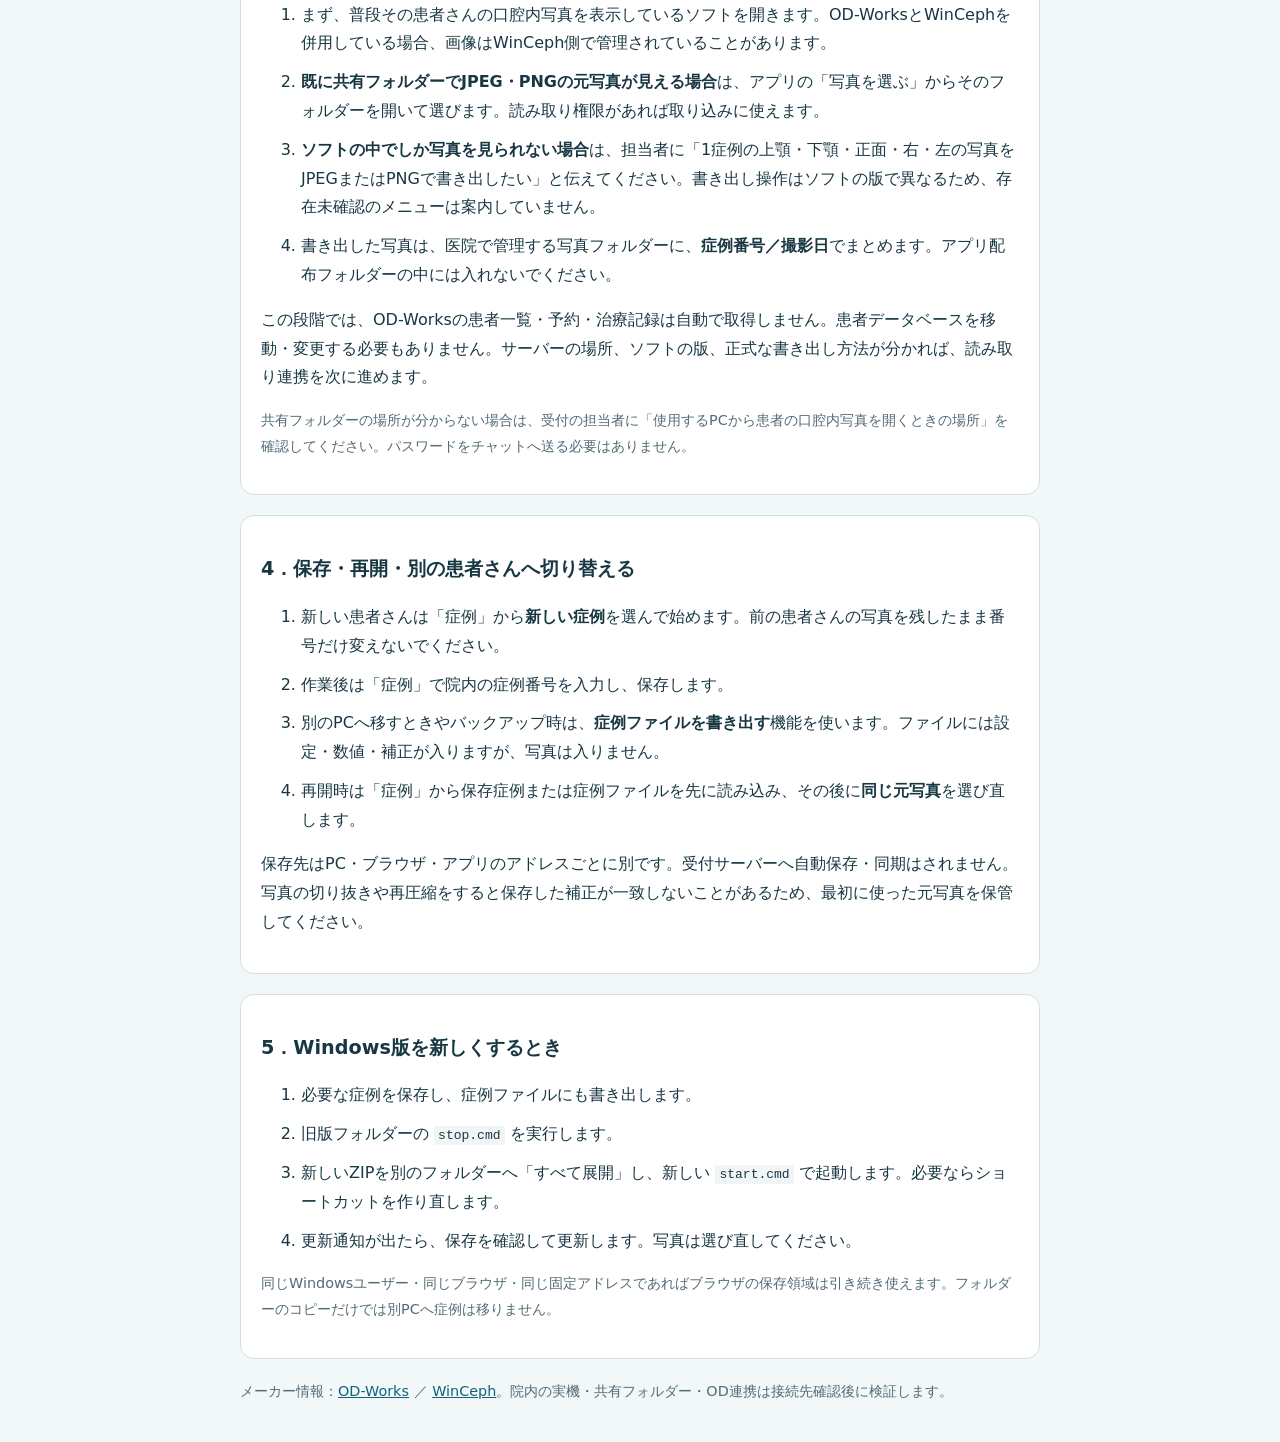
<file: oral-simulator/local-setup.html>
<!doctype html>
<html lang="ja">
<meta charset="utf-8">
<meta name="viewport" content="width=device-width,initial-scale=1">
<meta name="robots" content="noindex,nofollow">
<title>院内PCで使う | OZAKI Oral Lab | 咬合シミュレーター</title>
<style>
body{font-family:system-ui,"Yu Gothic",sans-serif;color:#183743;background:#f2f7f8;line-height:1.8;margin:0;padding:24px 16px}main{max-width:800px;margin:auto}h1{font-size:1.55rem;line-height:1.5}h2{font-size:1.2rem}section{padding:20px;background:white;border:1px solid #d2e0e4;border-radius:14px;margin:20px 0}a{color:#11637b}li{margin:10px 0}.button{display:inline-block;padding:12px 18px;border-radius:9px;background:#155e75;color:white;text-decoration:none;font-weight:bold}code{overflow-wrap:anywhere;background:#f1f5f6;padding:2px 4px}.note{color:#526b75;font-size:.9rem}table{border-collapse:collapse;width:100%}th,td{border:1px solid #d2e0e4;padding:10px;text-align:left;vertical-align:top}@media print{body{background:white;padding:0}.button{color:black;background:white}section{break-inside:avoid}}
</style>
<main>
<h1>OZAKI Oral Lab | 咬合シミュレーター<br>院内PCで使う手順</h1>
<p>まずは<strong>使用するWindowsのパソコンで、1症例の写真を取り込んで3Dを表示する</strong>ところから始めます。受付サーバーへの自動接続は、医院の写真の保管先を確認してから設定します。</p>
<section><h2>1．今日すぐ試す（おすすめ）</h2>
<ol><li>使用するPCでMicrosoft Edgeを開き、下の「アプリを開く」を押します。</li><li>「撮影方法」を選びます。医院にある規格写真なら<strong>5枚法</strong>がおすすめです。</li><li>「写真を選ぶ」で、まず上顎・下顎の写真を指定します。続いて正面・右側・左側を選びます。</li><li>「歯の区切りを確認」→「写真に合わせる操作へ」へ進み、「写真に合わせる」を押します。</li><li>「3Dを見る」で表示を確認します。まだ写真と一致しない部分があるため、院内での試用として写真と見比べてください。</li></ol>
<a class="button" href="https://smcooc.github.io/ozaki-oral-lab/oral-simulator/">アプリを開く</a>
<p class="note">この方法でも写真はブラウザ内で処理します。Windows版へ変更すると保存場所が別になるので、保存済み症例は先に症例ファイルへ書き出してください。</p></section>
<section><h2>2．アプリ本体を使用するPCに置く</h2>
<p>Windows用一式です。MacBook Pro上でWindowsを使っている場合も、このWindows版を使えます。追加の有料サービス、Node.jsやPythonのインストールは不要です。</p>
<p><a class="button" href="https://smcooc.github.io/ozaki-oral-lab/downloads/OZAKI-Oral-Lab-Windows.zip">Windows版をダウンロード</a></p>
<ol><li>使用するPCでダウンロードしたZIPを右クリックし、<strong>「すべて展開」</strong>します。ZIPの中から直接起動しないでください。</li><li>エクスプローラー（黄色いフォルダー）を開き、上部のアドレス欄に <code>%USERPROFILE%</code> と入力してEnterを押します。出てきた自分のユーザーフォルダーへ、展開した <code>OZAKI-Oral-Lab</code> フォルダーを移します。OneDrive等の転送フォルダーは起動時に拒否する場合があるため、アプリ本体は通常のローカルフォルダーに置きます。</li><li>フォルダー内の <code>start.cmd</code>（表示が「start」だけの場合もあります）をダブルクリックします。</li><li>アプリ画面が開いたら使えます。Windowsで実行が禁止されている場合は、表示文を管理担当者または開発担当へ伝えてください。Windowsの保護設定を一括で無効にする必要はありません。</li><li>起動アイコンを作る場合は <code>desktop-shortcut.cmd</code> を1回実行します。次回はデスクトップの「OZAKI Oral Lab」から開きます。</li></ol>
<p>アプリはこのPCだけの固定アドレス <code>http://127.0.0.1:18765/oral-simulator/</code> で動きます。スマートフォンからこのアドレスを開くことはできません。同じWindowsユーザーで、毎回作成したアイコンから開いてください。Edgeの標準プロファイルを使います。</p>
<p class="note">起動できない場合に別の番号のアドレスへ勝手に変更しないでください。保存症例の場所が変わります。終了後に裏側の配信処理も止める場合は <code>stop.cmd</code> を実行します。管理者権限や受付サーバーの設定変更は前提にしていません。</p></section>
<section><h2>3．受付サーバーの写真を使う</h2>
<ol><li>まず、普段その患者さんの口腔内写真を表示しているソフトを開きます。OD-WorksとWinCephを併用している場合、画像はWinCeph側で管理されていることがあります。</li><li><strong>既に共有フォルダーでJPEG・PNGの元写真が見える場合</strong>は、アプリの「写真を選ぶ」からそのフォルダーを開いて選びます。読み取り権限があれば取り込みに使えます。</li><li><strong>ソフトの中でしか写真を見られない場合</strong>は、担当者に「1症例の上顎・下顎・正面・右・左の写真をJPEGまたはPNGで書き出したい」と伝えてください。書き出し操作はソフトの版で異なるため、存在未確認のメニューは案内していません。</li><li>書き出した写真は、医院で管理する写真フォルダーに、<strong>症例番号／撮影日</strong>でまとめます。アプリ配布フォルダーの中には入れないでください。</li></ol>
<p>この段階では、OD-Worksの患者一覧・予約・治療記録は自動で取得しません。患者データベースを移動・変更する必要もありません。サーバーの場所、ソフトの版、正式な書き出し方法が分かれば、読み取り連携を次に進めます。</p>
<p class="note">共有フォルダーの場所が分からない場合は、受付の担当者に「使用するPCから患者の口腔内写真を開くときの場所」を確認してください。パスワードをチャットへ送る必要はありません。</p></section>
<section><h2>4．保存・再開・別の患者さんへ切り替える</h2>
<ol><li>新しい患者さんは「症例」から<strong>新しい症例</strong>を選んで始めます。前の患者さんの写真を残したまま番号だけ変えないでください。</li><li>作業後は「症例」で院内の症例番号を入力し、保存します。</li><li>別のPCへ移すときやバックアップ時は、<strong>症例ファイルを書き出す</strong>機能を使います。ファイルには設定・数値・補正が入りますが、写真は入りません。</li><li>再開時は「症例」から保存症例または症例ファイルを先に読み込み、その後に<strong>同じ元写真</strong>を選び直します。</li></ol>
<p>保存先はPC・ブラウザ・アプリのアドレスごとに別です。受付サーバーへ自動保存・同期はされません。写真の切り抜きや再圧縮をすると保存した補正が一致しないことがあるため、最初に使った元写真を保管してください。</p></section>
<section><h2>5．Windows版を新しくするとき</h2>
<ol><li>必要な症例を保存し、症例ファイルにも書き出します。</li><li>旧版フォルダーの <code>stop.cmd</code> を実行します。</li><li>新しいZIPを別のフォルダーへ「すべて展開」し、新しい <code>start.cmd</code> で起動します。必要ならショートカットを作り直します。</li><li>更新通知が出たら、保存を確認して更新します。写真は選び直してください。</li></ol>
<p class="note">同じWindowsユーザー・同じブラウザ・同じ固定アドレスであればブラウザの保存領域は引き続き使えます。フォルダーのコピーだけでは別PCへ症例は移りません。</p></section>
<p class="note">メーカー情報：<a href="https://risecorp.co.jp/product/odworks.html">OD-Works</a> ／ <a href="https://www.risecorp.co.jp/product/winceph.html">WinCeph</a>。院内の実機・共有フォルダー・OD連携は接続先確認後に検証します。</p>
</main>
</html>
</file>
<file: shared/css/base.css>
/*
 * shared/css/base.css
 * 尾崎矯正歯科クリニック シミュレーションアプリ共通スタイル
 *
 * 顔貌シミュレーション（facial-simulator）と口腔内シミュレーション（oral-simulator）で
 * 共通のデザイントークン・UI部品を定義する。各アプリ固有のスタイルは
 * それぞれの css/style.css に置き、このファイルを @import せずに
 * <link> で先に読み込む（順序: base.css → style.css）。
 *
 * 対応端末: スマートフォン / iPad / PC（レスポンシブ・タッチ操作対応）
 */

:root {
  --c-primary: #0e7490;
  --c-primary-dark: #155e75;
  --c-bg: #f4f7f8;
  --c-card: #ffffff;
  --c-text: #1f2937;
  --c-muted: #6b7280;
  --c-border: #d8e0e4;
  --c-accent: #f59e0b;
  --c-danger: #b91c1c;
  --c-ok: #047857;
  --radius: 14px;
  --shadow: 0 2px 10px rgba(15, 46, 60, 0.08);
  --maxw: 980px;
}

* { box-sizing: border-box; }

html { -webkit-text-size-adjust: 100%; }

body {
  margin: 0;
  font-family: "Hiragino Kaku Gothic ProN", "Hiragino Sans", "Yu Gothic UI", "Meiryo", system-ui, sans-serif;
  background: var(--c-bg);
  color: var(--c-text);
  -webkit-font-smoothing: antialiased;
  overscroll-behavior-y: contain;
}

/* --------------------------------------------------------------------- */
/* ヘッダ・フッタ                                                         */
/* --------------------------------------------------------------------- */
.app-header {
  background: linear-gradient(135deg, var(--c-primary-dark), var(--c-primary));
  color: #fff;
  padding: 14px 16px;
  position: sticky;
  top: 0;
  z-index: 20;
  box-shadow: var(--shadow);
}
.header-inner {
  max-width: var(--maxw);
  margin: 0 auto;
  display: flex;
  align-items: center;
  justify-content: space-between;
  gap: 12px;
}
.app-header h1 { font-size: 1.15rem; margin: 0; letter-spacing: 0.02em; }
.clinic-name { margin: 2px 0 0; font-size: 0.78rem; opacity: 0.85; }
.header-actions { display: flex; gap: 8px; flex-wrap: wrap; justify-content: flex-end; }

main {
  max-width: var(--maxw);
  margin: 0 auto;
  padding: 16px 12px 40px;
}

.app-footer {
  max-width: var(--maxw);
  margin: 0 auto;
  padding: 0 16px 30px;
  font-size: 0.72rem;
  color: var(--c-muted);
  line-height: 1.7;
}

/* --------------------------------------------------------------------- */
/* カード（ステップ）                                                     */
/* --------------------------------------------------------------------- */
.card {
  background: var(--c-card);
  border-radius: var(--radius);
  box-shadow: var(--shadow);
  padding: 18px 16px;
  margin-bottom: 18px;
  transition: opacity 0.25s;
}
.card.is-disabled { opacity: 0.45; pointer-events: none; }

.card h2 {
  font-size: 1.02rem;
  margin: 0 0 10px;
  display: flex;
  align-items: center;
  gap: 10px;
}
.card h3 { font-size: 0.9rem; margin: 18px 0 6px; }

.step-no {
  display: inline-flex;
  align-items: center;
  justify-content: center;
  width: 26px;
  height: 26px;
  border-radius: 50%;
  background: var(--c-primary);
  color: #fff;
  font-size: 0.85rem;
  flex-shrink: 0;
}

.hint { font-size: 0.8rem; color: var(--c-muted); line-height: 1.6; }

/* --------------------------------------------------------------------- */
/* ボタン                                                                 */
/* --------------------------------------------------------------------- */
.btn {
  appearance: none;
  border: 1px solid var(--c-border);
  background: #fff;
  color: var(--c-text);
  border-radius: 10px;
  padding: 10px 16px;
  font-size: 0.92rem;
  cursor: pointer;
  text-decoration: none;
  display: inline-block;
  transition: filter 0.15s, background 0.15s;
  touch-action: manipulation;
}
.btn:active { filter: brightness(0.93); }
.btn:disabled { opacity: 0.45; cursor: default; }
.btn-primary { background: var(--c-primary); border-color: var(--c-primary); color: #fff; }
.btn-ghost { background: transparent; border-color: transparent; color: inherit; }
.app-header .btn-ghost { border-color: rgba(255, 255, 255, 0.5); color: #fff; font-size: 0.8rem; }
.btn-sm { padding: 6px 12px; font-size: 0.8rem; }
.btn.is-active { background: var(--c-primary); border-color: var(--c-primary); color: #fff; }
.btn-row { display: flex; flex-wrap: wrap; gap: 10px; margin: 12px 0; align-items: center; }

/* --------------------------------------------------------------------- */
/* ステータス表示                                                         */
/* --------------------------------------------------------------------- */
.status { font-size: 0.85rem; padding: 8px 12px; border-radius: 8px; line-height: 1.6; }
.status.ok { background: #ecfdf5; color: var(--c-ok); }
.status.err { background: #fef2f2; color: var(--c-danger); }
.status.busy { background: #eff6ff; color: #1d4ed8; }
.status.warn { background: #fffbeb; color: #b45309; }

/* --------------------------------------------------------------------- */
/* スライダー（パラメータ行）                                             */
/* --------------------------------------------------------------------- */
.param-panel { margin: 8px 0; }
.param-row { margin: 14px 0; }
.param-row label {
  display: flex;
  justify-content: space-between;
  gap: 10px;
  font-size: 0.85rem;
  margin-bottom: 4px;
}
.param-row .param-val { font-weight: 600; color: var(--c-primary-dark); white-space: nowrap; }
.param-row input[type="range"] { width: 100%; }

input[type="range"] {
  -webkit-appearance: none;
  appearance: none;
  height: 26px;
  background: transparent;
}
input[type="range"]::-webkit-slider-runnable-track {
  height: 5px;
  border-radius: 3px;
  background: var(--c-border);
}
input[type="range"]::-webkit-slider-thumb {
  -webkit-appearance: none;
  width: 24px;
  height: 24px;
  margin-top: -10px;
  border-radius: 50%;
  background: var(--c-primary);
  border: 2px solid #fff;
  box-shadow: 0 1px 4px rgba(0, 0, 0, 0.3);
}
input[type="range"]::-moz-range-track { height: 5px; border-radius: 3px; background: var(--c-border); }
input[type="range"]::-moz-range-thumb {
  width: 22px; height: 22px; border-radius: 50%;
  background: var(--c-primary); border: 2px solid #fff;
}

select, input[type="number"], input[type="text"] {
  font: inherit;
  font-size: 0.85rem;
  padding: 7px 8px;
  border: 1px solid var(--c-border);
  border-radius: 8px;
  background: #fff;
  color: inherit;
  max-width: 100%;
}

/* --------------------------------------------------------------------- */
/* 治療メニューのカード（顔貌・口腔内の両アプリで使用）                   */
/* --------------------------------------------------------------------- */
.treatment-cards {
  display: grid;
  grid-template-columns: repeat(auto-fill, minmax(230px, 1fr));
  gap: 10px;
  margin: 12px 0;
}
.treatment-card {
  border: 2px solid var(--c-border);
  border-radius: 12px;
  padding: 12px;
  cursor: pointer;
  background: #fff;
  text-align: left;
  transition: border-color 0.15s, background 0.15s;
  font: inherit;
  color: inherit;
}
.treatment-card.is-selected { border-color: var(--c-primary); background: #ecfeff; }
.treatment-card .t-name { font-weight: 600; font-size: 0.92rem; display: block; }
.treatment-card .t-desc {
  font-size: 0.75rem;
  color: var(--c-muted);
  margin-top: 4px;
  display: block;
  line-height: 1.5;
}

/* --------------------------------------------------------------------- */
/* 写真プレビューと結果のキャンバス                                       */
/* --------------------------------------------------------------------- */
.photo-canvas {
  max-width: 100%;
  height: auto;
  border-radius: 10px;
  border: 1px solid var(--c-border);
}

/* --------------------------------------------------------------------- */
/* タブ                                                                   */
/* --------------------------------------------------------------------- */
.tabs {
  display: flex;
  gap: 6px;
  border-bottom: 2px solid var(--c-border);
  margin-bottom: 12px;
  overflow-x: auto;
  -webkit-overflow-scrolling: touch;
}
.tab {
  appearance: none;
  border: none;
  background: transparent;
  padding: 10px 14px;
  font-size: 0.88rem;
  cursor: pointer;
  color: var(--c-muted);
  border-bottom: 3px solid transparent;
  margin-bottom: -2px;
  white-space: nowrap;
}
.tab.is-active { color: var(--c-primary-dark); border-bottom-color: var(--c-primary); font-weight: 600; }

/* --------------------------------------------------------------------- */
/* 3Dビューア                                                             */
/* --------------------------------------------------------------------- */
.viewer3d {
  width: 100%;
  height: min(70vh, 520px);
  border-radius: 10px;
  background: radial-gradient(circle at 50% 30%, #2c3e50, #1a2530);
  overflow: hidden;
  touch-action: none;
  position: relative;
}
.viewer3d canvas { display: block; }
.view-presets { justify-content: center; }

/* --------------------------------------------------------------------- */
/* Before / After モーフ操作                                              */
/* --------------------------------------------------------------------- */
.morph-control { margin-top: 16px; padding-top: 14px; border-top: 1px solid var(--c-border); }
.morph-control label { display: flex; justify-content: space-between; font-size: 0.85rem; margin: 8px 0 4px; }
.morph-control input[type="range"] { width: 100%; }
.ab-buttons { display: flex; gap: 8px; }

/* --------------------------------------------------------------------- */
/* ダイアログ                                                             */
/* --------------------------------------------------------------------- */
dialog {
  border: none;
  border-radius: var(--radius);
  box-shadow: 0 10px 40px rgba(0, 0, 0, 0.25);
  max-width: 620px;
  width: calc(100vw - 32px);
  max-height: 85vh;
  padding: 20px 18px;
  color: var(--c-text);
}
dialog::backdrop { background: rgba(15, 30, 40, 0.5); }
dialog h2 { margin-top: 0; font-size: 1rem; }
dialog h3 { font-size: 0.9rem; margin: 18px 0 6px; }
dialog code { background: #f1f5f9; padding: 1px 5px; border-radius: 4px; font-size: 0.78rem; }
.dialog-actions { justify-content: flex-end; margin-top: 16px; }

/* --------------------------------------------------------------------- */
/* 表                                                                     */
/* --------------------------------------------------------------------- */
.data-table { width: 100%; border-collapse: collapse; font-size: 0.8rem; }
.data-table th, .data-table td { border: 1px solid var(--c-border); padding: 5px 7px; text-align: left; }
.data-table th { background: #f8fafc; font-weight: 600; }
.data-table td.num { text-align: right; font-variant-numeric: tabular-nums; }

/* --------------------------------------------------------------------- */
/* 症例一覧（顔貌・口腔内の両アプリで使用）                               */
/* --------------------------------------------------------------------- */
.case-row {
  display: flex;
  align-items: center;
  gap: 8px;
  padding: 8px 4px;
  border-bottom: 1px solid var(--c-border);
  font-size: 0.82rem;
}
.case-row .case-name { flex: 1 1 auto; font-weight: 600; }
.case-row .case-meta { color: var(--c-muted); font-size: 0.74rem; }

.field { display: flex; flex-direction: column; gap: 4px; font-size: 0.78rem; color: var(--c-muted); }
.field > span { white-space: nowrap; }

/* --------------------------------------------------------------------- */
/* ローディング                                                           */
/* --------------------------------------------------------------------- */
#loading-overlay {
  position: fixed;
  inset: 0;
  background: rgba(255, 255, 255, 0.92);
  display: flex;
  flex-direction: column;
  align-items: center;
  justify-content: center;
  gap: 16px;
  z-index: 100;
  font-size: 0.9rem;
  color: var(--c-muted);
  text-align: center;
  padding: 24px;
}
#loading-overlay.is-hidden { display: none; }
.spinner {
  width: 42px;
  height: 42px;
  border: 4px solid var(--c-border);
  border-top-color: var(--c-primary);
  border-radius: 50%;
  animation: spin 0.9s linear infinite;
}
@keyframes spin { to { transform: rotate(360deg); } }

/* --------------------------------------------------------------------- */
/* 画面幅への対応                                                          */
/* --------------------------------------------------------------------- */
@media (max-width: 640px) {
  .treatment-cards { grid-template-columns: 1fr; }
}

/* --------------------------------------------------------------------- */
/* カメラ                                                                 */
/* --------------------------------------------------------------------- */
.camera-video {
  width: 100%;
  max-height: 60vh;
  border-radius: 10px;
  background: #000;
  object-fit: contain;
}
</file>
<file: oral-simulator/css/style.css>
/*
 * oral-simulator/css/style.css
 * 口腔内シミュレーション固有のスタイル（共通部分は ../shared/css/base.css）。
 * スマートフォン（縦持ち）・iPad・PC のいずれでも同じ操作ができるよう
 * すべてのレイアウトをフルードにしている。
 */

/* --------------------------------------------------------------------- */
/* STEP1: 写真スロット                                                    */
/* --------------------------------------------------------------------- */
.photo-slots {
  display: grid;
  grid-template-columns: repeat(auto-fit, minmax(210px, 1fr));
  gap: 12px;
  margin: 14px 0;
}
.photo-slot {
  border: 2px dashed var(--c-border);
  border-radius: 12px;
  padding: 10px;
  background: #fbfdfe;
  display: flex;
  flex-direction: column;
  gap: 8px;
}
.photo-slot.is-filled { border-style: solid; border-color: var(--c-primary); background: #fff; }
.photo-slot .slot-title { font-size: 0.85rem; font-weight: 600; }
.photo-slot .slot-note { font-size: 0.72rem; color: var(--c-muted); line-height: 1.5; }
.photo-slot .slot-thumb {
  width: 100%;
  aspect-ratio: 4 / 3;
  object-fit: contain;
  background: #eef3f5;
  border-radius: 8px;
  display: block;
}
.photo-slot .slot-actions { display: flex; flex-wrap: wrap; gap: 6px; }
.photo-slot .btn { padding: 7px 10px; font-size: 0.78rem; border-radius: 8px; }
.photo-slot .btn, .capture-guide .btn { min-height: 44px; white-space: normal; }
.slot-state { font-size: 0.78rem; color: var(--c-muted); }
.capture-guide { padding: 14px; border: 1px solid var(--c-border); border-radius: 12px; background: #eef7fa; }
.capture-guide p { margin: 0 0 10px; }
.capture-guide .btn-row { flex-wrap: wrap; margin-bottom: 10px; }
.capture-guide .btn { max-width: 100%; }
.capture-guide [hidden] { display: none !important; }
#capture-progress { font-weight: 600; }
section.card { scroll-margin-top: 100px; }

/* --------------------------------------------------------------------- */
/* STEP2: 検出エディタ                                                    */
/* --------------------------------------------------------------------- */
.arch-switch { align-items: center; }
.arch-switch .spacer { flex: 1 1 auto; }

.editor-wrap {
  background: #101a21;
  border-radius: 10px;
  overflow: hidden;
  text-align: center;
  touch-action: none;
}
#editor-canvas {
  max-width: 100%;
  height: auto;
  display: block;
  margin: 0 auto;
  touch-action: none;
  cursor: grab;
}

.detect-controls {
  display: flex;
  flex-wrap: wrap;
  gap: 12px;
  align-items: flex-end;
  margin: 14px 0 6px;
}

.field .unit { margin-left: 4px; }
.detect-controls .field { flex-direction: row; align-items: center; gap: 6px; }
.detect-controls .field > span:first-child { font-size: 0.78rem; }
.detect-controls input[type="number"] { width: 78px; }

.check-row { display: inline-flex; align-items: center; gap: 7px; font-size: 0.83rem; }
.check-row input[type="checkbox"] { width: 18px; height: 18px; }
.toggle-line { margin: 14px 0 6px; }

/* --------------------------------------------------------------------- */
/* STEP3: 多視点フィッティング                                            */
/* --------------------------------------------------------------------- */
.fit-views {
  display: grid;
  grid-template-columns: repeat(auto-fit, minmax(200px, 1fr));
  gap: 12px;
  margin: 12px 0;
}
.fit-view { text-align: center; }
.fit-view canvas {
  width: 100%;
  height: auto;
  border-radius: 8px;
  border: 1px solid var(--c-border);
  background: #101a21;
  display: block;
}
.fit-view .fit-label { font-size: 0.78rem; margin-top: 5px; display: block; }
.fit-view .fit-score { font-size: 0.74rem; color: var(--c-muted); }
.fit-view .fit-score.is-good { color: var(--c-ok); }
.fit-view .fit-score.is-poor { color: var(--c-danger); }

/* --------------------------------------------------------------------- */
/* STEP4: 歯式チャート                                                    */
/* --------------------------------------------------------------------- */
.dentition-chart {
  display: flex;
  flex-direction: column;
  gap: 6px;
  margin: 10px 0 4px;
  overflow-x: auto;
  padding-bottom: 4px;
}
.dentition-row { display: flex; gap: 10px; justify-content: center; min-width: min-content; }
.dentition-quad { display: flex; gap: 3px; }
.dentition-quad.is-right { flex-direction: row-reverse; }
.tooth-btn {
  width: 34px;
  height: 38px;
  border: 1px solid var(--c-border);
  border-radius: 7px;
  background: #fff;
  font-size: 0.82rem;
  cursor: pointer;
  color: var(--c-text);
  display: flex;
  align-items: center;
  justify-content: center;
  padding: 0;
  flex: 0 0 auto;
  touch-action: manipulation;
}
.tooth-btn.is-missing { opacity: 0.35; }
/* 口腔内に存在しない歯（欠損・未萌出・抜去済み） */
.tooth-btn.is-absent {
  background: repeating-linear-gradient(
    -45deg, var(--c-border) 0 3px, transparent 3px 7px);
  color: var(--c-muted);
  border-style: dashed;
  text-decoration: line-through;
}
.tooth-btn.is-absent:disabled { cursor: default; }
.tooth-btn.is-extracted {
  background: var(--c-danger);
  border-color: var(--c-danger);
  color: #fff;
  font-weight: 700;
  text-decoration: line-through;
}
.dentition-legend { font-size: 0.74rem; color: var(--c-muted); text-align: center; }
.dentition-midline { width: 2px; background: var(--c-border); border-radius: 1px; }

/* --------------------------------------------------------------------- */
/* STEP4: 結果                                                            */
/* --------------------------------------------------------------------- */
.display-toggles { gap: 14px; }

.result-canvas {
  max-width: 100%;
  height: auto;
  border-radius: 10px;
  border: 1px solid var(--c-border);
  display: block;
  margin: 10px auto;
  background: #fff;
}

.table-scroll { overflow-x: auto; -webkit-overflow-scrolling: touch; }

.report-section { margin: 14px 0; }
.report-section h3 { margin: 0 0 6px; font-size: 0.88rem; color: var(--c-primary-dark); }
.report-section table { width: 100%; border-collapse: collapse; font-size: 0.82rem; }
.report-section td { padding: 5px 6px; border-bottom: 1px solid var(--c-border); }
.report-section td:last-child { text-align: right; font-variant-numeric: tabular-nums; white-space: nowrap; }

.warn-list { margin: 12px 0 0; padding: 0; list-style: none; }
.warn-list li {
  background: #fffbeb;
  color: #b45309;
  border-radius: 8px;
  padding: 8px 12px;
  font-size: 0.8rem;
  line-height: 1.6;
  margin-bottom: 6px;
}

.overlay-wrap { position: relative; }

/* 歯ごとの手直し（治療前の位置）。指で押しやすいよう、ボタンは高さ 48px 以上にする */
/* .btn の display 指定が hidden 属性に勝ってしまうので、この欄の中では hidden を優先する */
.tooth-adjust [hidden] { display: none !important; }
.tooth-adjust {
  margin: 10px 0 4px;
  padding: 10px 12px;
  border: 1px solid var(--c-border);
  border-radius: 10px;
  background: #fbfdfe;
}
.tooth-adjust > summary {
  cursor: pointer;
  font-size: 0.88rem;
  font-weight: 600;
  color: var(--c-primary-dark);
  min-height: 32px;
  display: list-item;
  line-height: 32px;
  touch-action: manipulation;
}
.tooth-adjust .ta-summary { font-weight: 400; color: #b45309; margin-left: 4px; white-space: nowrap; }
/* PC の広い画面でボタンが横に間延びしないよう、操作部の幅は抑える */
.tooth-adjust .ta-select,
.tooth-adjust .ta-panel,
.tooth-adjust .ta-actions,
.tooth-adjust .ta-hint,
.tooth-adjust .ta-note { max-width: 560px; }
/* iOS Safari は 16px 未満の入力欄をタップすると画面を拡大してしまう */
.tooth-adjust .ta-select { display: block; width: 100%; min-height: 44px; font-size: 16px; margin-top: 6px; }
.tooth-adjust .ta-hint { margin: 6px 0; }
.tooth-adjust .ta-note { margin: 4px 0 2px; font-size: 0.72rem; }
.ta-head { display: flex; align-items: center; gap: 8px; flex-wrap: wrap; margin: 8px 0; }
.ta-head .ta-label { font-size: 1.1rem; color: var(--c-primary-dark); }
.ta-head .ta-name { font-size: 0.8rem; color: var(--c-muted); }
.ta-head .ta-close { margin-left: auto; min-height: 40px; }
.ta-grid {
  display: grid;
  grid-template-columns: minmax(0, 1fr) minmax(0, 1.15fr) minmax(0, 1fr);
  gap: 8px;
}
.ta-btn {
  min-height: 52px;
  padding: 6px 6px;
  display: flex;
  flex-direction: column;
  align-items: center;
  justify-content: center;
  line-height: 1.25;
}
.ta-btn .ta-main { font-size: 0.9rem; font-weight: 600; }
.ta-btn .ta-sub { font-size: 0.68rem; color: var(--c-muted); }
.ta-val {
  display: flex;
  align-items: center;
  justify-content: center;
  text-align: center;
  font-size: 0.78rem;
  line-height: 1.3;
  padding: 4px;
  border: 1px dashed var(--c-border);
  border-radius: 10px;
  background: #fff;
  color: var(--c-muted);
  font-variant-numeric: tabular-nums;
  word-break: keep-all;
  overflow-wrap: anywhere;
}
.ta-val.is-set { border-style: solid; border-color: var(--c-primary); color: var(--c-primary-dark); font-weight: 600; }
.ta-actions { margin: 10px 0 2px; gap: 8px; }
.ta-actions .btn { min-height: 44px; flex: 1 1 0; padding: 8px 10px; font-size: 0.86rem; white-space: nowrap; }
/* 3D 上で選んでいる歯の名前。タップを邪魔しないよう操作は素通しにする */
.ta-badge {
  position: absolute;
  top: 8px;
  left: 8px;
  z-index: 1;
  padding: 4px 10px;
  border-radius: 999px;
  background: rgba(14, 116, 144, 0.9);
  color: #fff;
  font-size: 0.78rem;
  pointer-events: none;
}

.norm-grid { width: 100%; border-collapse: collapse; font-size: 0.78rem; }
.norm-grid th, .norm-grid td { border: 1px solid var(--c-border); padding: 4px 5px; text-align: center; }
.norm-grid input { width: 62px; text-align: right; padding: 4px; }

/* --------------------------------------------------------------------- */
/* 画面幅への対応                                                          */
/* --------------------------------------------------------------------- */
@media (max-width: 640px) {
  .photo-slots { grid-template-columns: 1fr; }
  .tooth-btn { width: 30px; height: 34px; font-size: 0.76rem; }
  .detect-controls { gap: 8px; }
  .viewer3d { height: min(58vh, 420px); }
}

@media (min-width: 900px) {
  .editor-wrap { max-height: 70vh; }
  #editor-canvas { max-height: 70vh; width: auto; }
}

/* スマートフォンの縦画面でタイトルが折り返さないようにする */
@media (max-width: 430px) {
  .app-header h1 { font-size: 1.0rem; }
  .clinic-name { font-size: 0.72rem; }
  .app-header .btn-ghost { font-size: 0.74rem; padding: 7px 10px; }
  .header-actions { gap: 6px; }
}

/* フィッティングで決まらなかった項目 */
.fit-undet { color: var(--c-muted); font-size: 0.74rem; }

/* 撮影方法の選択 */
#mode-cards { margin-bottom: 8px; }
#mode-note { margin-top: 4px; }
.photo-slot.is-optional { border-style: dashed; }
.photo-slot .slot-required {
  font-size: 0.68rem;
  color: #fff;
  background: var(--c-primary);
  border-radius: 999px;
  padding: 1px 8px;
  margin-left: 6px;
  vertical-align: 2px;
}
.photo-slot .slot-required.is-optional { background: var(--c-muted); }
.boundary-controls { margin: 12px 0; padding: 12px; border: 1px solid var(--c-border); border-radius: 10px; }
.boundary-controls select { width: 100%; min-height: 44px; }
#boundary-detail { width: 100%; height: auto; border-radius: 8px; background: #101a21; margin-top: 8px; }
.boundary-controls .btn { min-height: 44px; }
.install-panel { margin: 0 0 16px; padding: 12px 16px; background: #e8f4f5; border: 1px solid #b7d8df; border-radius: 12px; font-size: .85rem; }
.install-panel summary { cursor: pointer; font-weight: 600; padding: 4px 0; }
.install-panel p { line-height: 1.7; }
.install-panel [hidden], .install-panel[hidden] { display: none !important; }
.app-header { padding-top: max(14px, env(safe-area-inset-top)); padding-left: max(16px, env(safe-area-inset-left)); padding-right: max(16px, env(safe-area-inset-right)); }
body { padding-bottom: env(safe-area-inset-bottom); }
@media (max-width: 430px) { .clinic-name { max-width: 195px; } .header-inner > div:first-child { min-width: 0; } }
.boundary-controls .btn-row { flex-wrap: wrap; margin-top: 8px; }
</file>
